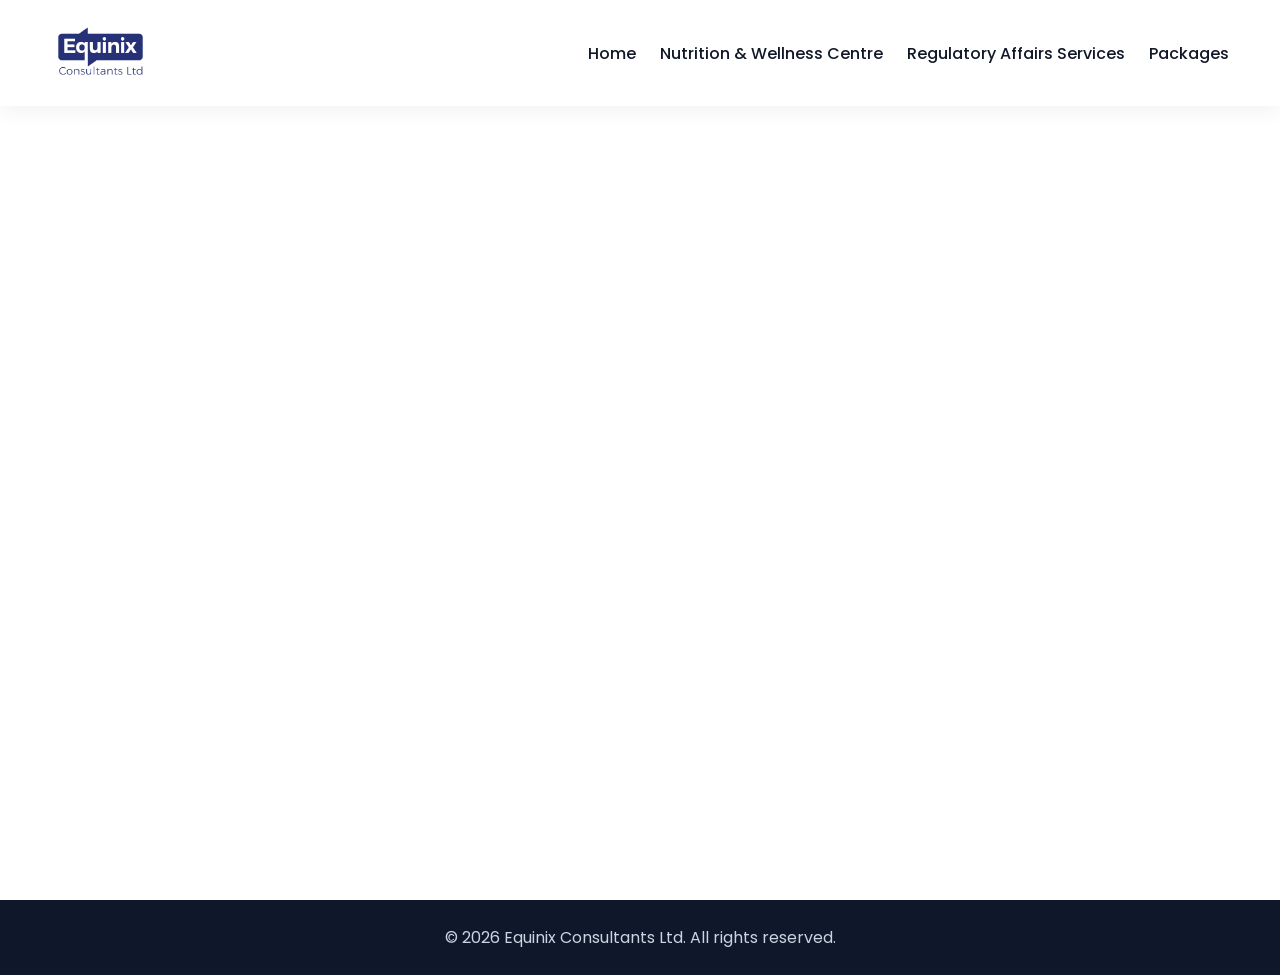
<file: index.html>
<!DOCTYPE html>
<html lang="en">
<head>
  <meta charset="UTF-8">
  <meta name="viewport" content="width=device-width, initial-scale=1.0">

  <title>Equinix Consultants Ltd</title>

  <link rel="preconnect" href="https://fonts.googleapis.com">
  <link rel="preconnect" href="https://fonts.gstatic.com" crossorigin>

  <link href="https://fonts.googleapis.com/css2?family=Montserrat:wght@400;500;600;700;800&family=Poppins:wght@300;400;500;600&display=swap" rel="stylesheet">

  <link rel="stylesheet" href="style.css">
</head>

<body>

<header>
  <div class="container">

    <nav>

      <div class="logo">
        <img src="Images/Logo.jpeg" alt="Equinix Consultants Ltd Logo" class="logo-image">
      </div>

      <div class="nav-links">
  <a href="index.html">Home</a>
  <a href="nutrition.html">Nutrition & Wellness Centre</a>
  <a href="regulatory.html">Regulatory Affairs Services</a>
  <a href="packages.html">Packages</a>
</div>

    </nav>

  </div>
</header>

<section class="hero-slider">

  <div class="slide slide1">
    <div class="overlay"></div>

    <div class="slide-content">
      <div>
        <h1>Professional Nutrition & Wellness Solutions</h1>

        <p>
          Empowering healthier lifestyles through professional
          nutrition and wellness support.
        </p>

        <a href="nutrition.html" class="btn">
          Explore Services
        </a>
      </div>
    </div>
  </div>

  <div class="slide slide2">
    <div class="overlay"></div>

    <div class="slide-content">
      <div>
        <h1>Healthy Living Starts Here</h1>

        <p>
          Personalized support for individuals,
          families, and organizations.
        </p>

        <a href="nutrition.html" class="btn">
          Nutrition & Wellness Centre
        </a>
      </div>
    </div>
  </div>

  <div class="slide slide3">
    <div class="overlay"></div>

    <div class="slide-content">
      <div>
        <h1>Trusted Consultancy Services</h1>

        <p>
          Evidence-based wellness and regulatory
          support for sustainable success.
        </p>

        <a href="regulatory.html" class="btn">
          Regulatory Affairs Services
        </a>
      </div>
    </div>
  </div>

</section>

<footer>
  <p>© 2026 Equinix Consultants Ltd. All rights reserved.</p>
</footer>

</body>
</html>
</file>
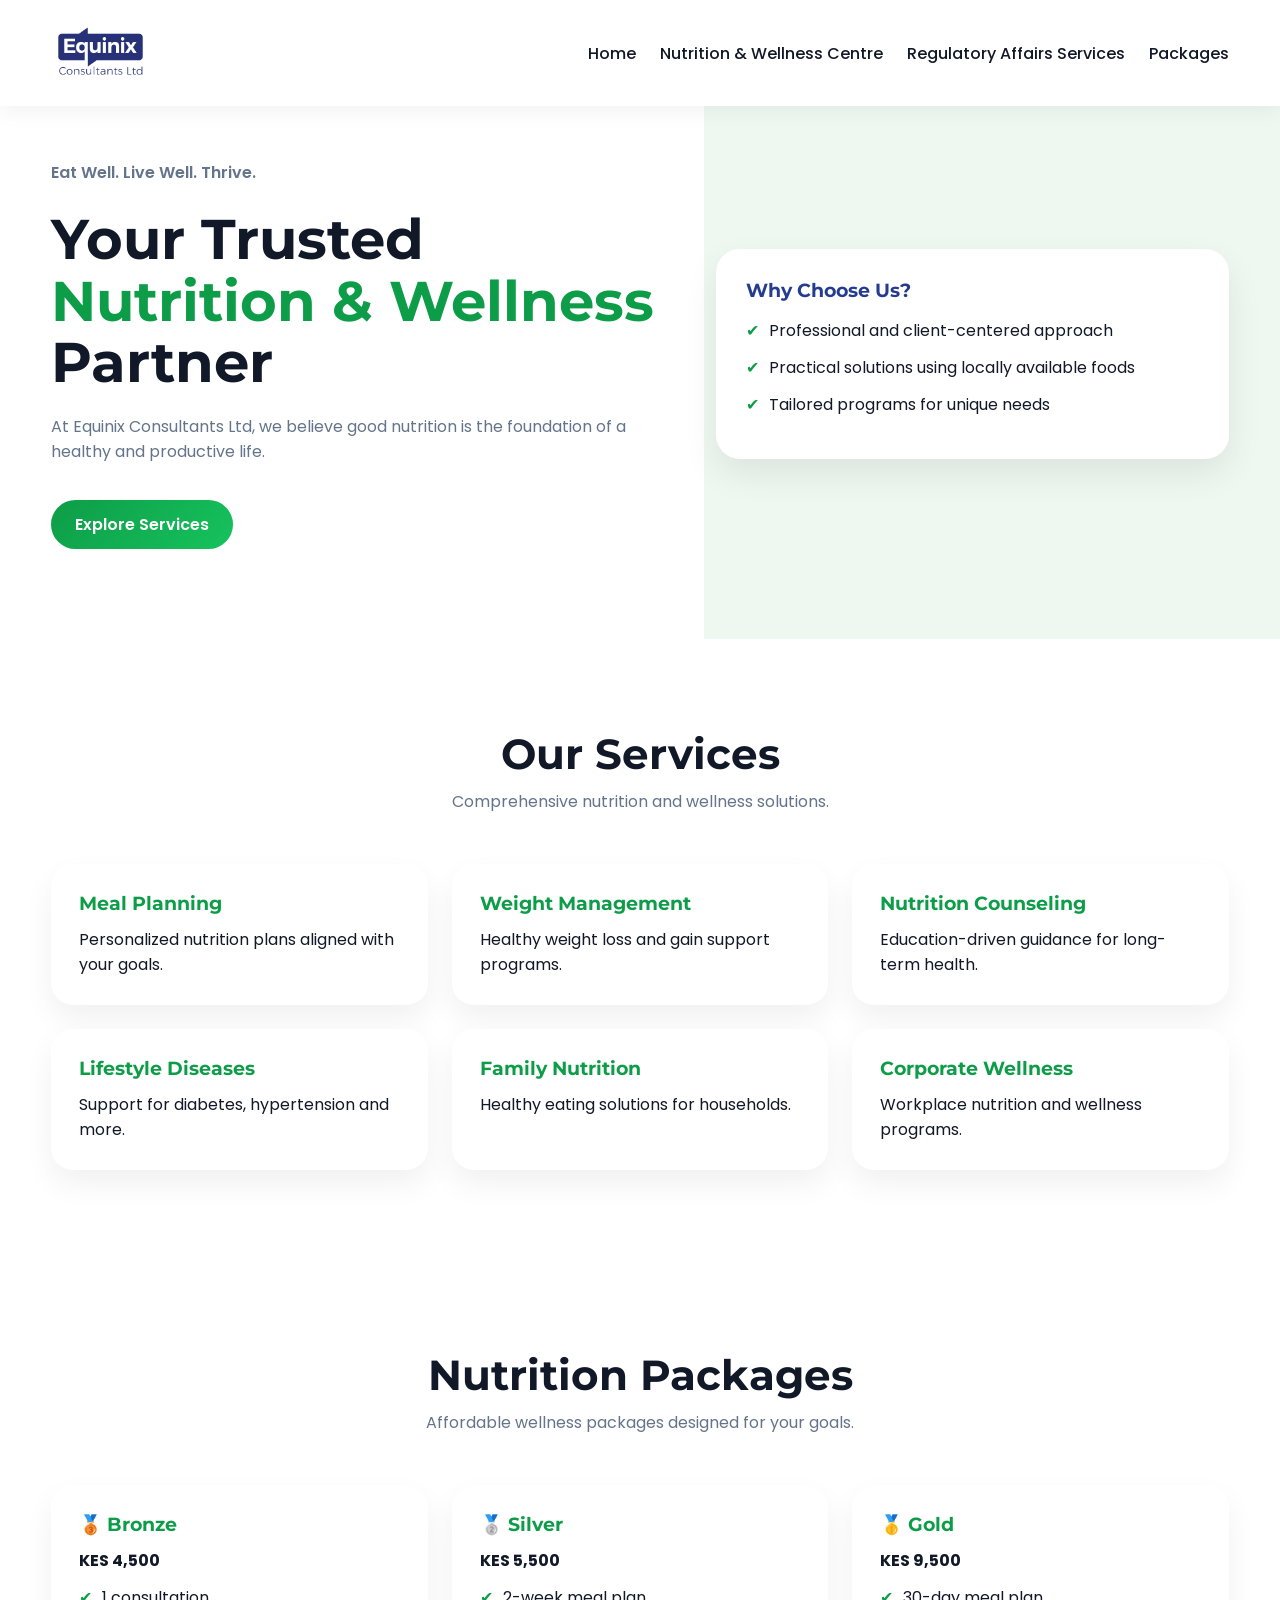
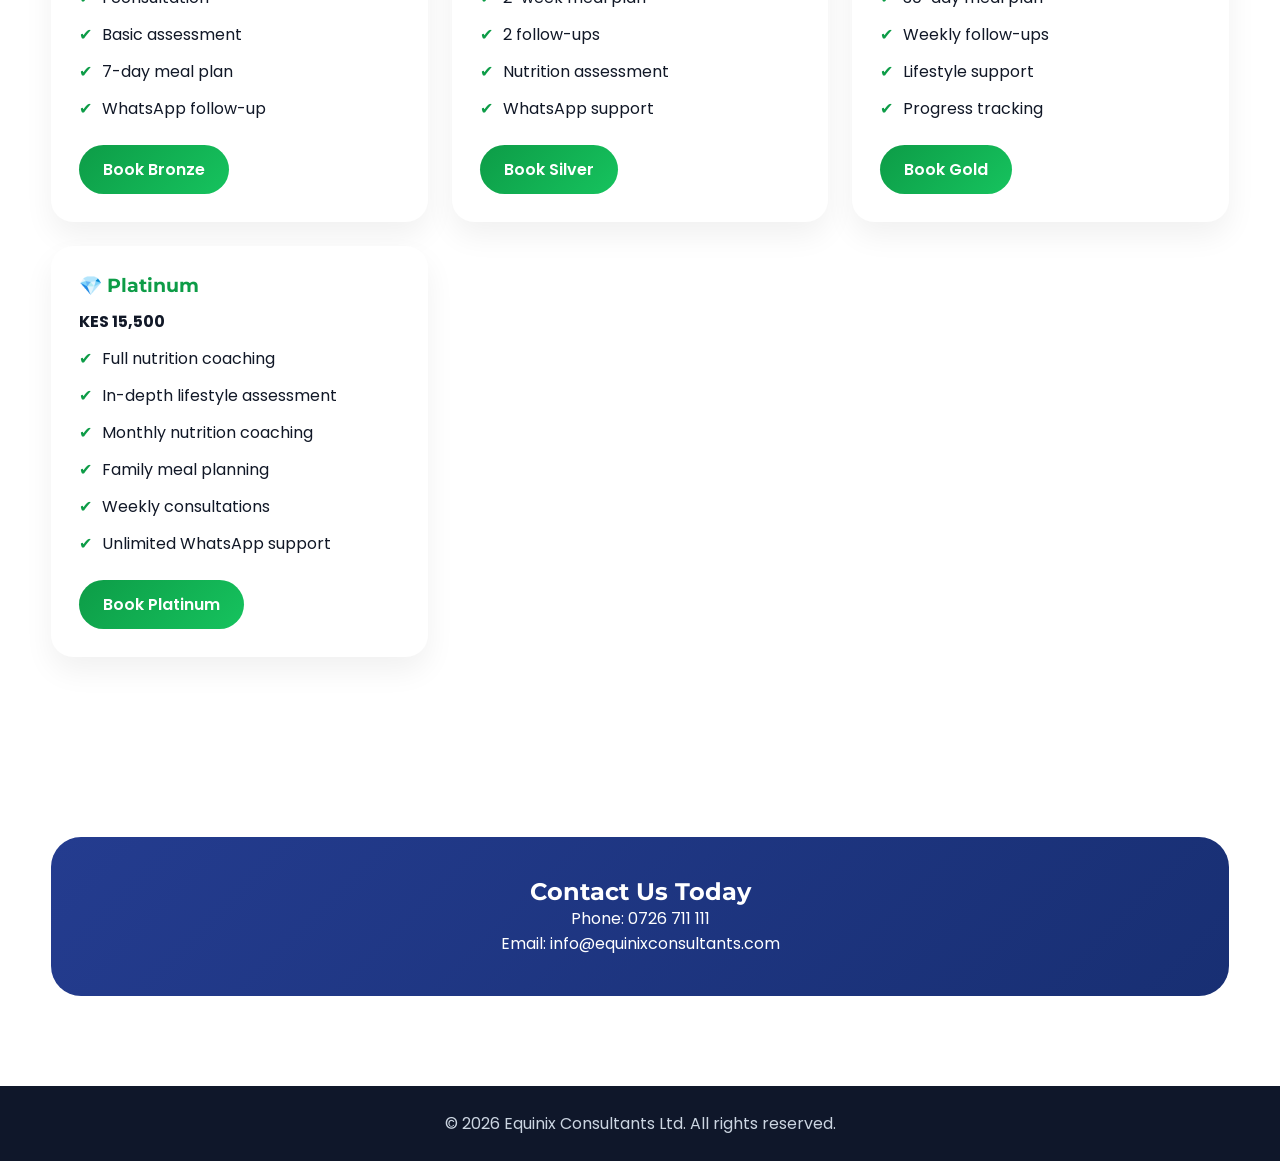
<file: nutrition.html>
<!DOCTYPE html>
<html lang="en">
<head>
  <meta charset="UTF-8">
  <meta name="viewport" content="width=device-width, initial-scale=1.0">

  <title>Nutrition & Wellness Centre | Equinix Consultants Ltd</title>

  <link rel="preconnect" href="https://fonts.googleapis.com">
  <link rel="preconnect" href="https://fonts.gstatic.com" crossorigin>

  <link href="https://fonts.googleapis.com/css2?family=Montserrat:wght@400;500;600;700;800&family=Poppins:wght@300;400;500;600&display=swap" rel="stylesheet">

  <link rel="stylesheet" href="style.css">
</head>

<body>

<header>
  <div class="container">
    <nav>

      <div class="logo">
        <img src="Images/Logo.jpeg" alt="Equinix Consultants Ltd Logo" class="logo-image">
      </div>

      <div class="nav-links">
        <a href="index.html">Home</a>
        <a href="nutrition.html">Nutrition & Wellness Centre</a>
        <a href="regulatory.html">Regulatory Affairs Services</a>
        <a href="packages.html">Packages</a>
      </div>

    </nav>
  </div>
</header>

<!-- HERO -->
<section class="hero-info">

  <div class="container hero-grid">

    <div>
      <p class="hero-tag">Eat Well. Live Well. Thrive.</p>

      <h1>
        Your Trusted <span>Nutrition & Wellness</span> Partner
      </h1>

      <p>
        At Equinix Consultants Ltd, we believe good nutrition is the foundation of a healthy and productive life.
      </p>

      <a href="#services" class="btn">Explore Services</a>
    </div>

    <div class="hero-card">
      <h3>Why Choose Us?</h3>
      <ul class="bullet-list">
        <li>Professional and client-centered approach</li>
        <li>Practical solutions using locally available foods</li>
        <li>Tailored programs for unique needs</li>
      </ul>
    </div>

  </div>

</section>

<!-- SERVICES -->
<section class="section" id="services">

  <div class="container">

    <div class="section-title">
      <h2>Our Services</h2>
      <p>Comprehensive nutrition and wellness solutions.</p>
    </div>

    <div class="grid-3">

      <div class="card">
        <h3>Meal Planning</h3>
        <p>Personalized nutrition plans aligned with your goals.</p>
      </div>

      <div class="card">
        <h3>Weight Management</h3>
        <p>Healthy weight loss and gain support programs.</p>
      </div>

      <div class="card">
        <h3>Nutrition Counseling</h3>
        <p>Education-driven guidance for long-term health.</p>
      </div>

      <div class="card">
        <h3>Lifestyle Diseases</h3>
        <p>Support for diabetes, hypertension and more.</p>
      </div>

      <div class="card">
        <h3>Family Nutrition</h3>
        <p>Healthy eating solutions for households.</p>
      </div>

      <div class="card">
        <h3>Corporate Wellness</h3>
        <p>Workplace nutrition and wellness programs.</p>
      </div>

    </div>

  </div>

</section>

<!-- PACKAGES (INTEGRATED HERE) -->
<section class="section" id="packages">

  <div class="container">

    <div class="section-title">
      <h2>Nutrition Packages</h2>
      <p>Affordable wellness packages designed for your goals.</p>
    </div>

    <div class="grid-3">

      <!-- BRONZE -->
      <div class="card">
        <h3>🥉 Bronze</h3>
        <p><strong>KES 4,500</strong></p>

        <ul class="bullet-list">
          <li>1 consultation</li>
          <li>Basic assessment</li>
          <li>7-day meal plan</li>
          <li>WhatsApp follow-up</li>
        </ul>

        <a href="https://wa.me/254726771111?text=Hello%20I%20want%20to%20book%20the%20BRONZE%20Nutrition%20Package"
           class="btn"
           target="_blank">
          Book Bronze
        </a>
      </div>

      <!-- SILVER -->
      <div class="card">
        <h3>🥈 Silver</h3>
        <p><strong>KES 5,500</strong></p>

        <ul class="bullet-list">
          <li>2-week meal plan</li>
          <li>2 follow-ups</li>
          <li>Nutrition assessment</li>
          <li>WhatsApp support</li>
        </ul>

        <a href="https://wa.me/254726771111?text=Hello%20I%20want%20to%20book%20the%20SILVER%20Nutrition%20Package"
           class="btn"
           target="_blank">
          Book Silver
        </a>
      </div>

      <!-- GOLD -->
      <div class="card">
        <h3>🥇 Gold</h3>
        <p><strong>KES 9,500</strong></p>

        <ul class="bullet-list">
          <li>30-day meal plan</li>
          <li>Weekly follow-ups</li>
          <li>Lifestyle support</li>
          <li>Progress tracking</li>
        </ul>

        <a href="https://wa.me/254726771111?text=Hello%20I%20want%20to%20book%20the%20GOLD%20Nutrition%20Package"
           class="btn"
           target="_blank">
          Book Gold
        </a>
      </div>

      <!-- PLATINUM (RESTORED) -->
      <div class="card">
        <h3>💎 Platinum</h3>
        <p><strong>KES 15,500</strong></p>

        <ul class="bullet-list">
          <li>Full nutrition coaching</li>
          <li>In-depth lifestyle assessment</li>
          <li>Monthly nutrition coaching</li>
          <li>Family meal planning</li>
          <li>Weekly consultations</li>
          <li>Unlimited WhatsApp support</li>
        </ul>

        <a href="https://wa.me/254726771111?text=Hello%20I%20want%20to%20book%20the%20PLATINUM%20Nutrition%20Package"
           class="btn"
           target="_blank">
          Book Platinum
        </a>
      </div>

    </div>

  </div>

</section>

<!-- CONTACT -->
<section class="section" id="contact">

  <div class="container">

    <div class="contact-box">

      <h2>Contact Us Today</h2>

      <p>Phone: 0726 711 111</p>
      <p>Email: info@equinixconsultants.com</p>

    </div>

  </div>

</section>

<footer>
  <p>© 2026 Equinix Consultants Ltd. All rights reserved.</p>
</footer>

</body>
</html>
</file>
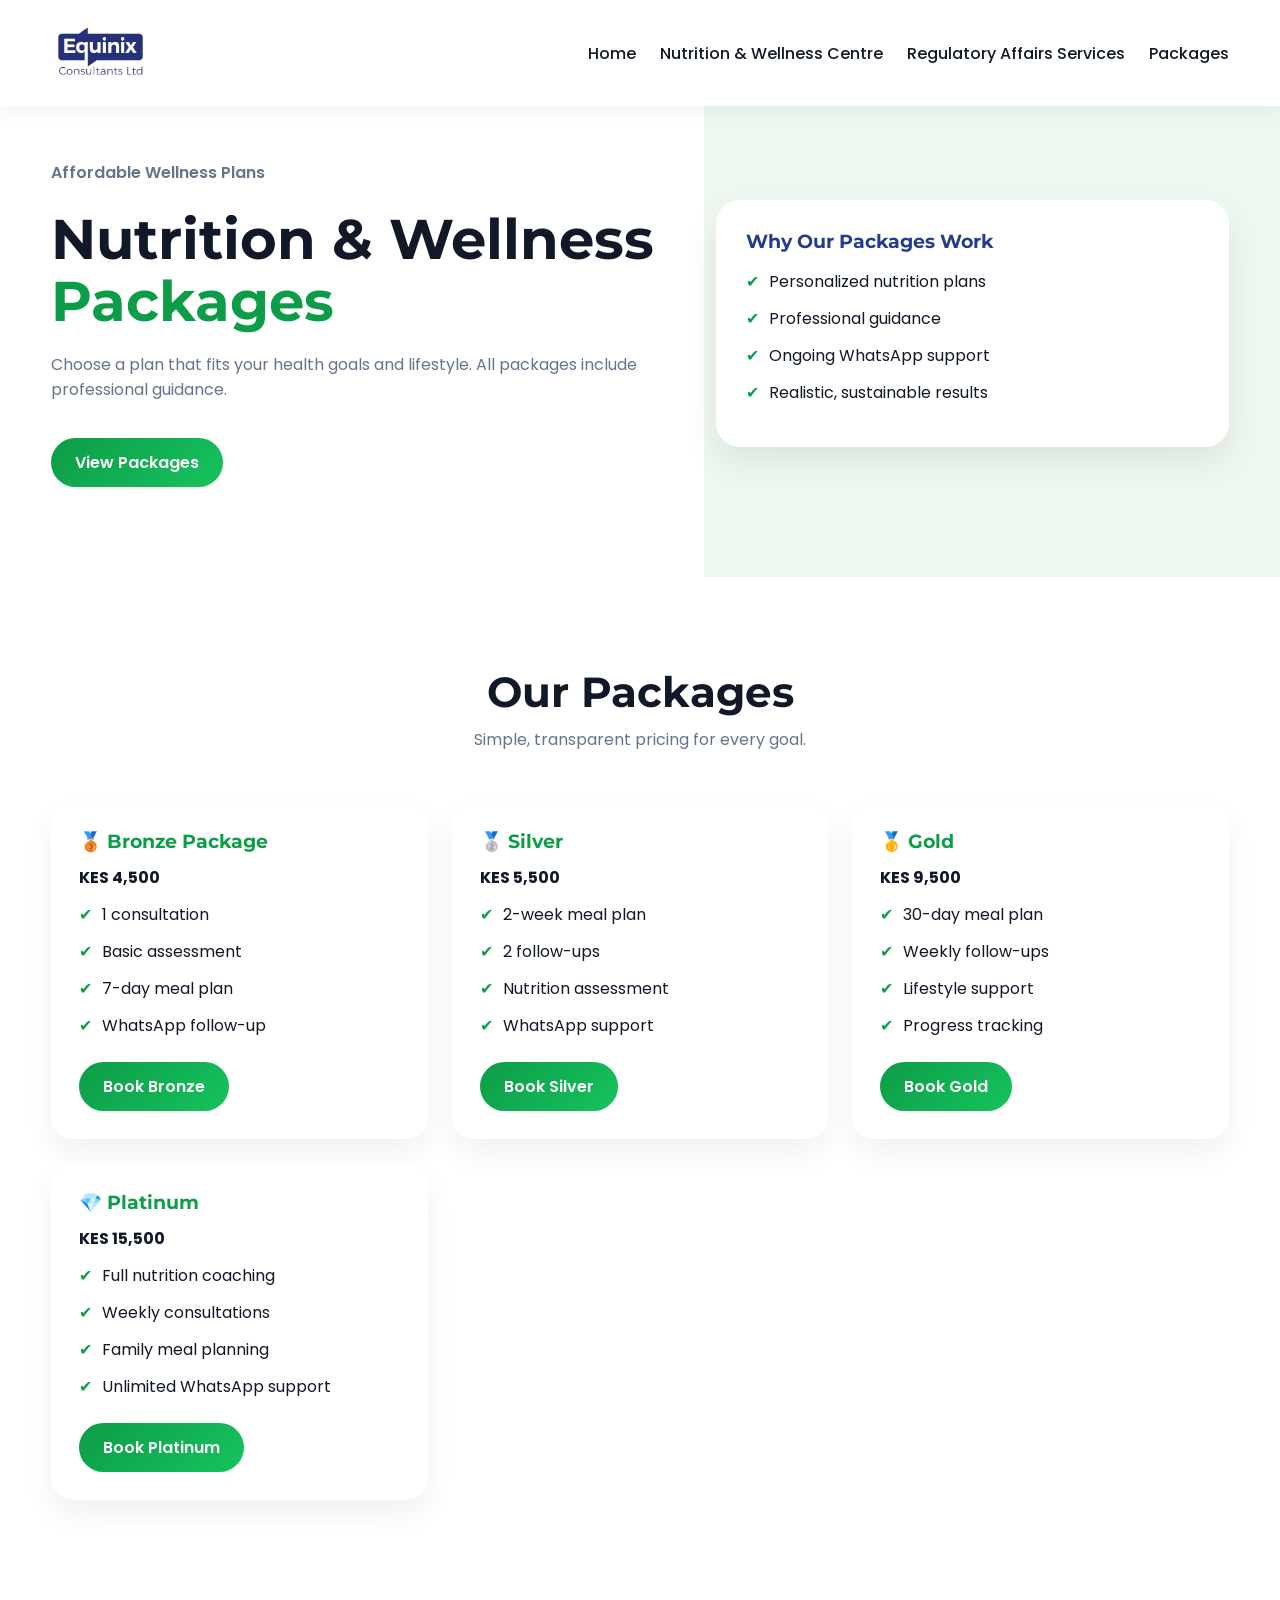
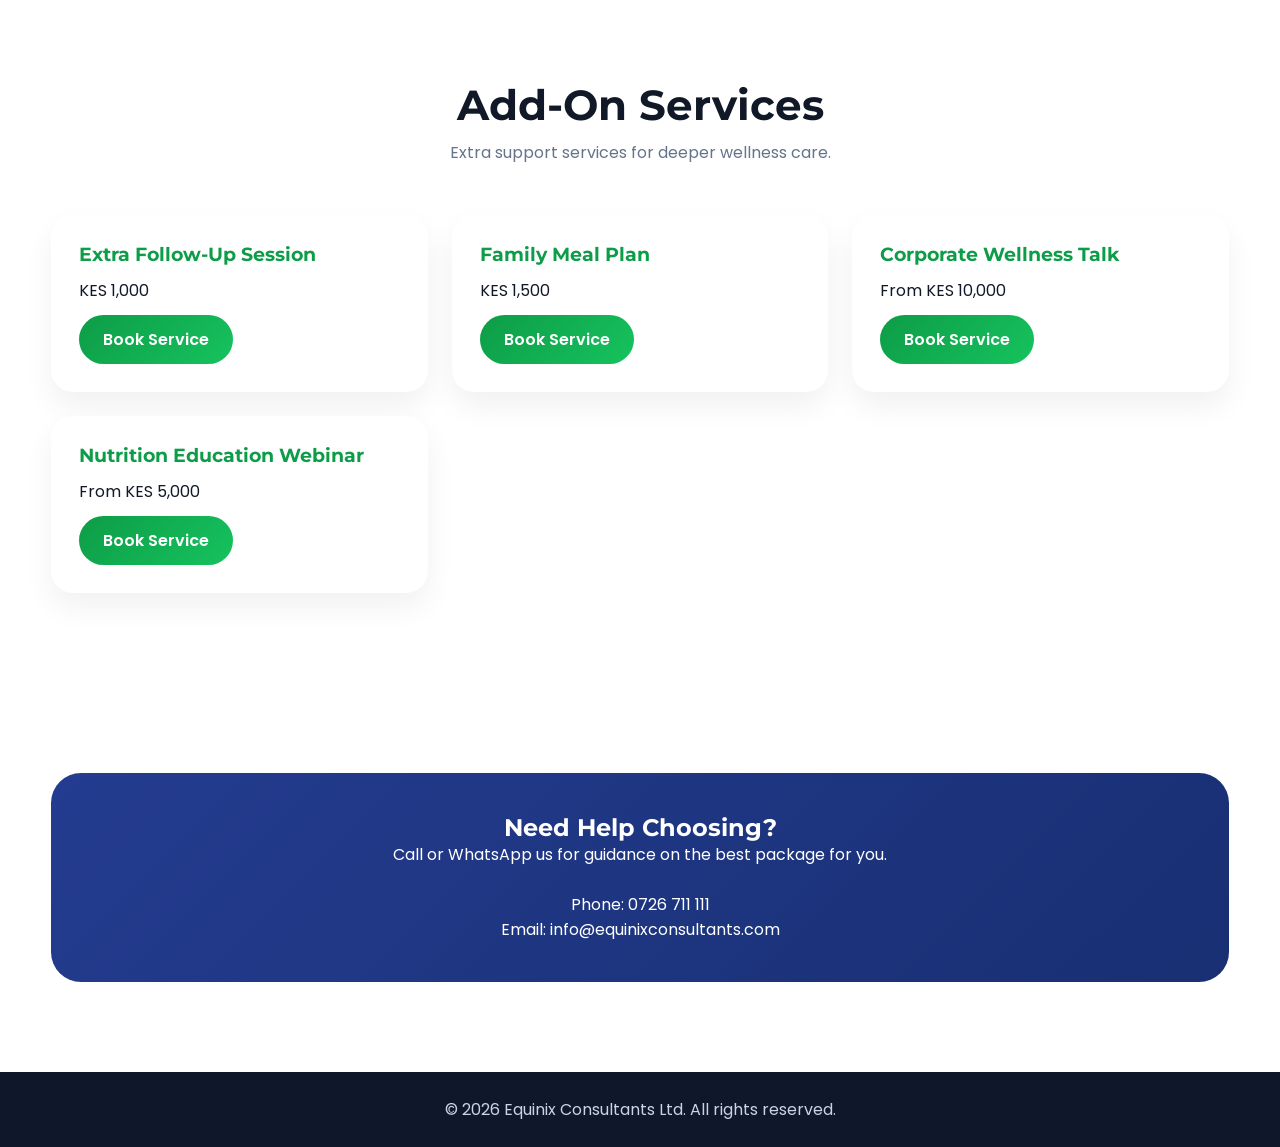
<file: packages.html>
<!DOCTYPE html>
<html lang="en">
<head>
  <meta charset="UTF-8">
  <meta name="viewport" content="width=device-width, initial-scale=1.0">

  <title>Nutrition Packages | Equinix Consultants Ltd</title>

  <link rel="preconnect" href="https://fonts.googleapis.com">
  <link rel="preconnect" href="https://fonts.gstatic.com" crossorigin>

  <link href="https://fonts.googleapis.com/css2?family=Montserrat:wght@400;500;600;700;800&family=Poppins:wght@300;400;500;600&display=swap" rel="stylesheet">

  <link rel="stylesheet" href="style.css">
</head>

<body>

<header>
  <div class="container">
    <nav>

      <div class="logo">
        <img src="Images/Logo.jpeg" alt="Equinix Consultants Ltd Logo" class="logo-image">
      </div>

      <div class="nav-links">
        <a href="index.html">Home</a>
        <a href="nutrition.html">Nutrition & Wellness Centre</a>
        <a href="regulatory.html">Regulatory Affairs Services</a>
        <a href="packages.html">Packages</a>
      </div>

    </nav>
  </div>
</header>

<!-- HERO -->
<section class="hero-info">

  <div class="container hero-grid">

    <div>

      <p class="hero-tag">Affordable Wellness Plans</p>

      <h1>
        Nutrition & Wellness <span>Packages</span>
      </h1>

      <p>
        Choose a plan that fits your health goals and lifestyle. All packages include professional guidance.
      </p>

      <a href="#packages" class="btn">View Packages</a>

    </div>

    <div class="hero-card">

      <h3>Why Our Packages Work</h3>

      <ul class="bullet-list">
        <li>Personalized nutrition plans</li>
        <li>Professional guidance</li>
        <li>Ongoing WhatsApp support</li>
        <li>Realistic, sustainable results</li>
      </ul>

    </div>

  </div>

</section>

<!-- PACKAGES -->
<section class="section" id="packages">

  <div class="container">

    <div class="section-title">
      <h2>Our Packages</h2>
      <p>Simple, transparent pricing for every goal.</p>
    </div>

    <div class="grid-3">

      <!-- BRONZE -->
      <div class="card">
        <h3>🥉 Bronze Package</h3>
        <p><strong>KES 4,500</strong></p>

        <ul class="bullet-list">
          <li>1 consultation</li>
          <li>Basic assessment</li>
          <li>7-day meal plan</li>
          <li>WhatsApp follow-up</li>
        </ul>

        <a
          href="https://wa.me/254726771111?text=Hello%20I%20would%20like%20to%20book%20the%20BRONZE%20Nutrition%20Package"
          class="btn"
          target="_blank">
          Book Bronze
        </a>
      </div>

      <!-- SILVER -->
      <div class="card">
        <h3>🥈 Silver</h3>
        <p><strong>KES 5,500</strong></p>

        <ul class="bullet-list">
          <li>2-week meal plan</li>
          <li>2 follow-ups</li>
          <li>Nutrition assessment</li>
          <li>WhatsApp support</li>
        </ul>

        <a
          href="https://wa.me/254726771111?text=Hello%20I%20would%20like%20to%20book%20the%20SILVER%20Nutrition%20Package"
          class="btn"
          target="_blank">
          Book Silver
        </a>
      </div>

      <!-- GOLD -->
      <div class="card">
        <h3>🥇 Gold</h3>
        <p><strong>KES 9,500</strong></p>

        <ul class="bullet-list">
          <li>30-day meal plan</li>
          <li>Weekly follow-ups</li>
          <li>Lifestyle support</li>
          <li>Progress tracking</li>
        </ul>

        <a
          href="https://wa.me/254726771111?text=Hello%20I%20would%20like%20to%20book%20the%20GOLD%20Nutrition%20Package"
          class="btn"
          target="_blank">
          Book Gold
        </a>
      </div>

      <!-- PLATINUM -->
      <div class="card">
        <h3>💎 Platinum</h3>
        <p><strong>KES 15,500</strong></p>

        <ul class="bullet-list">
          <li>Full nutrition coaching</li>
          <li>Weekly consultations</li>
          <li>Family meal planning</li>
          <li>Unlimited WhatsApp support</li>
        </ul>

        <a
          href="https://wa.me/254726771111?text=Hello%20I%20would%20like%20to%20book%20the%20PLATINUM%20Nutrition%20Package"
          class="btn"
          target="_blank">
          Book Platinum
        </a>
      </div>

    </div>

  </div>
</section>

<!-- ADD-ONS -->
<section class="section">

  <div class="container">

    <div class="section-title">
      <h2>Add-On Services</h2>
      <p>Extra support services for deeper wellness care.</p>
    </div>

    <div class="grid-3">

      <div class="card">
        <h3>Extra Follow-Up Session</h3>
        <p>KES 1,000</p>

        <a href="https://wa.me/254726771111?text=Hello%20I%20want%20to%20book%20an%20Extra%20Follow-Up%20Session"
           class="btn"
           target="_blank">
          Book Service
        </a>
      </div>

      <div class="card">
        <h3>Family Meal Plan</h3>
        <p>KES 1,500</p>

        <a href="https://wa.me/254726771111?text=Hello%20I%20want%20to%20book%20a%20Family%20Meal%20Plan"
           class="btn"
           target="_blank">
          Book Service
        </a>
      </div>

      <div class="card">
        <h3>Corporate Wellness Talk</h3>
        <p>From KES 10,000</p>

        <a href="https://wa.me/254726771111?text=Hello%20I%20want%20to%20book%20a%20Corporate%20Wellness%20Talk"
           class="btn"
           target="_blank">
          Book Service
        </a>
      </div>

      <div class="card">
        <h3>Nutrition Education Webinar</h3>
        <p>From KES 5,000</p>

        <a href="https://wa.me/254726771111?text=Hello%20I%20want%20to%20book%20a%20Nutrition%20Education%20Webinar"
           class="btn"
           target="_blank">
          Book Service
        </a>
      </div>

    </div>

  </div>

</section>

</section>

<!-- CONTACT -->
<section class="section">

  <div class="container">

    <div class="contact-box">

      <h2>Need Help Choosing?</h2>

      <p>Call or WhatsApp us for guidance on the best package for you.</p>

      <br>

      <p>Phone: 0726 711 111</p>
      <p>Email: info@equinixconsultants.com</p>

    </div>

  </div>

</section>

<footer>
  <p>© 2026 Equinix Consultants Ltd. All rights reserved.</p>
</footer>

</body>
</html>
</file>
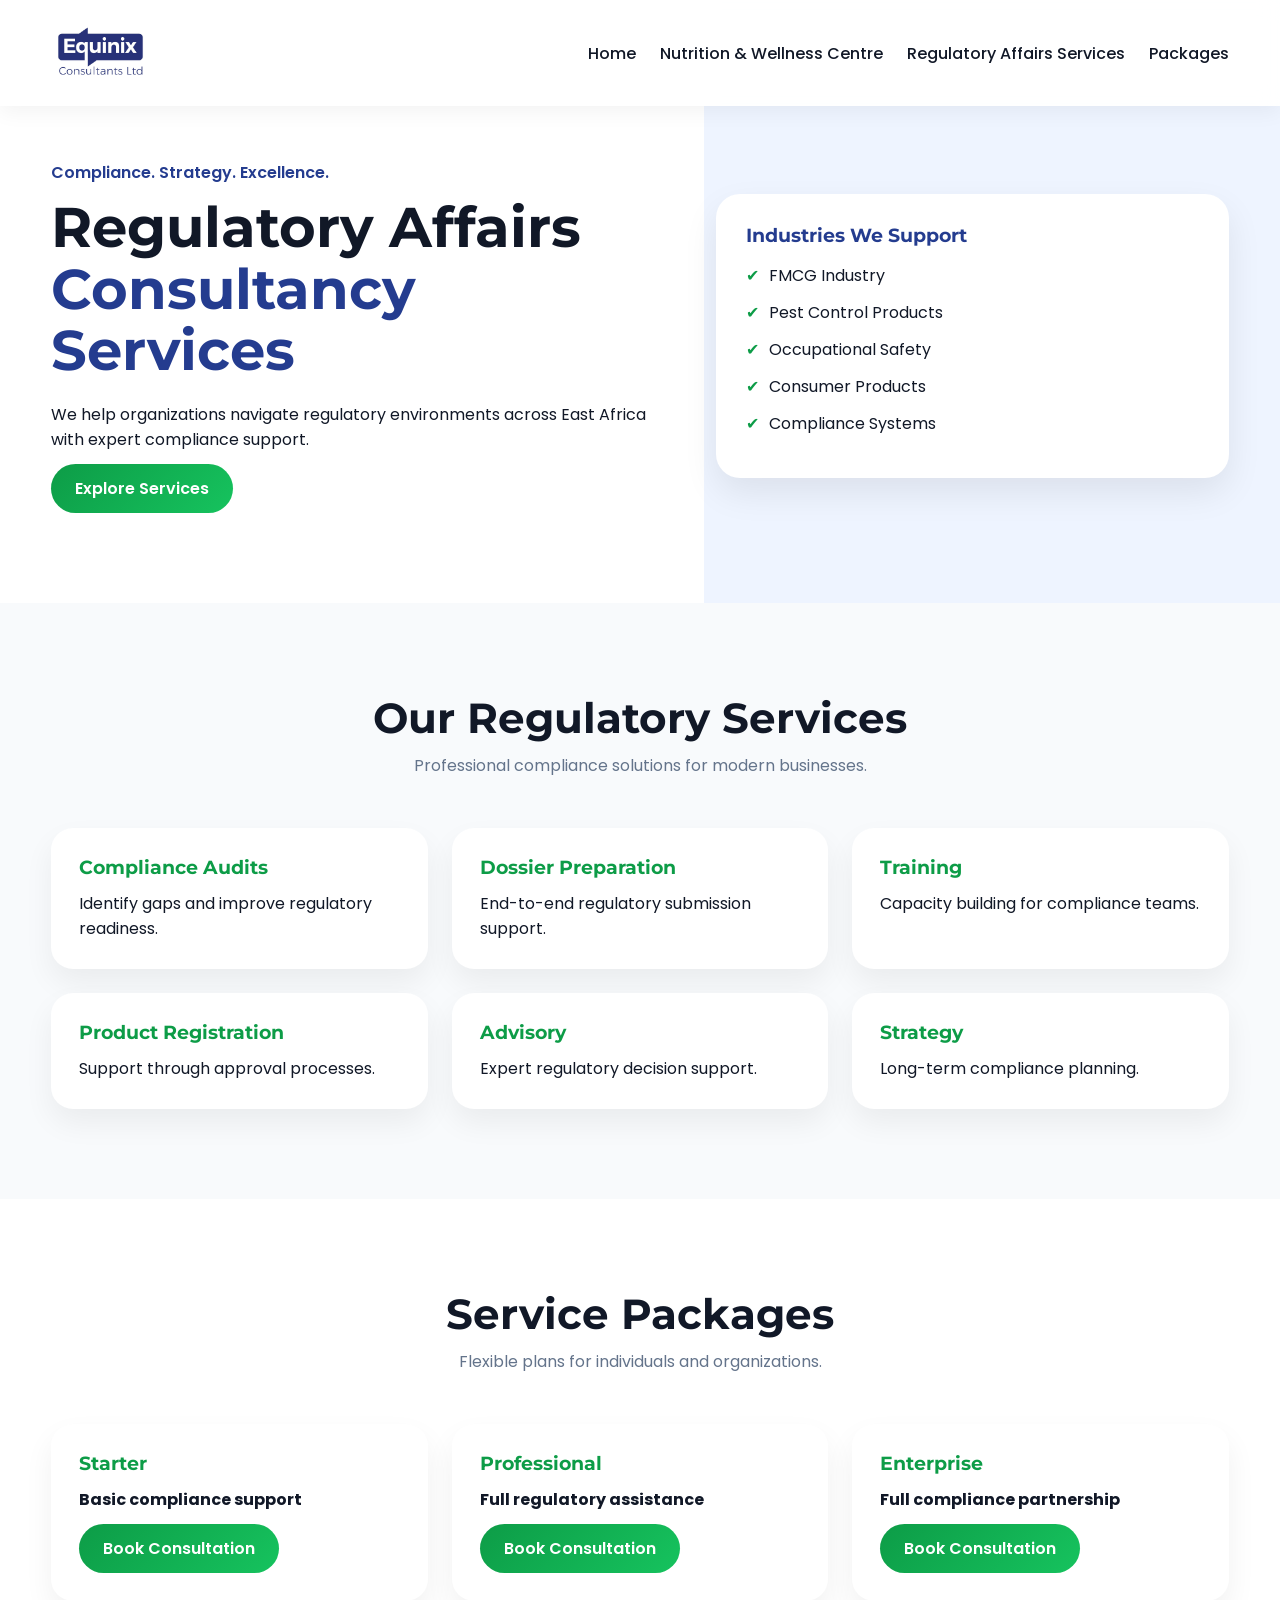
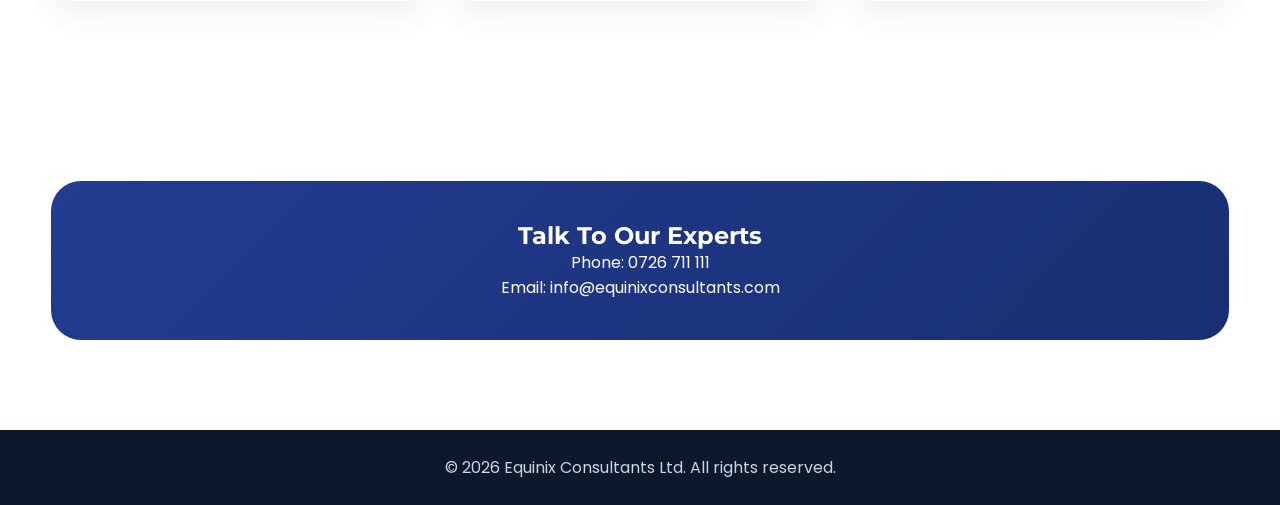
<file: regulatory.html>
<!DOCTYPE html>
<html lang="en">
<head>
  <meta charset="UTF-8">
  <meta name="viewport" content="width=device-width, initial-scale=1.0">

  <title>Regulatory Affairs Services | Equinix Consultants Ltd</title>

  <link rel="preconnect" href="https://fonts.googleapis.com">
  <link rel="preconnect" href="https://fonts.gstatic.com" crossorigin>

  <link href="https://fonts.googleapis.com/css2?family=Montserrat:wght@400;500;600;700;800&family=Poppins:wght@300;400;500;600&display=swap" rel="stylesheet">

  <link rel="stylesheet" href="style.css">
</head>

<body>

<header>
  <div class="container">
    <nav>

      <div class="logo">
        <img src="Images/Logo.jpeg" alt="Logo" class="logo-image">
      </div>

      <div class="nav-links">
        <a href="index.html">Home</a>
        <a href="nutrition.html">Nutrition & Wellness Centre</a>
        <a href="regulatory.html">Regulatory Affairs Services</a>
        <a href="packages.html">Packages</a>
      </div>

    </nav>
  </div>
</header>

<!-- HERO -->
<section class="regulatory-hero">

  <div class="container regulatory-grid">

    <div>

      <p class="hero-tag">Compliance. Strategy. Excellence.</p>

      <h1>
        Regulatory Affairs <span>Consultancy Services</span>
      </h1>

      <p>
        We help organizations navigate regulatory environments across East Africa with expert compliance support.
      </p>

      <a href="#services" class="btn">Explore Services</a>

    </div>

    <div class="hero-card">

      <h3>Industries We Support</h3>

      <ul class="bullet-list">
        <li>FMCG Industry</li>
        <li>Pest Control Products</li>
        <li>Occupational Safety</li>
        <li>Consumer Products</li>
        <li>Compliance Systems</li>
      </ul>

    </div>

  </div>

</section>

<!-- SERVICES -->
<section class="section regulatory-services" id="services">

  <div class="container">

    <div class="section-title">
      <h2>Our Regulatory Services</h2>
      <p>Professional compliance solutions for modern businesses.</p>
    </div>

    <div class="grid-3">

      <div class="card">
        <h3>Compliance Audits</h3>
        <p>Identify gaps and improve regulatory readiness.</p>
      </div>

      <div class="card">
        <h3>Dossier Preparation</h3>
        <p>End-to-end regulatory submission support.</p>
      </div>

      <div class="card">
        <h3>Training</h3>
        <p>Capacity building for compliance teams.</p>
      </div>

      <div class="card">
        <h3>Product Registration</h3>
        <p>Support through approval processes.</p>
      </div>

      <div class="card">
        <h3>Advisory</h3>
        <p>Expert regulatory decision support.</p>
      </div>

      <div class="card">
        <h3>Strategy</h3>
        <p>Long-term compliance planning.</p>
      </div>

    </div>

  </div>

</section>

<!-- PACKAGES (SHARED BUSINESS LOGIC) -->
<section class="section">

  <div class="container">

    <div class="section-title">
      <h2>Service Packages</h2>
      <p>Flexible plans for individuals and organizations.</p>
    </div>

    <div class="grid-3">

      <div class="card">
        <h3>Starter</h3>
        <p><strong>Basic compliance support</strong></p>
        <a href="https://wa.me/254726771111" class="btn">Book Consultation</a>
      </div>

      <div class="card">
        <h3>Professional</h3>
        <p><strong>Full regulatory assistance</strong></p>
        <a href="https://wa.me/254726771111" class="btn">Book Consultation</a>
      </div>

      <div class="card">
        <h3>Enterprise</h3>
        <p><strong>Full compliance partnership</strong></p>
        <a href="https://wa.me/254726771111" class="btn">Book Consultation</a>
      </div>

    </div>

  </div>

</section>

<!-- CONTACT -->
<section class="section" id="contact">

  <div class="container">

    <div class="contact-box">

      <h2>Talk To Our Experts</h2>

      <p>Phone: 0726 711 111</p>
      <p>Email: info@equinixconsultants.com</p>

    </div>

  </div>

</section>

<footer>
  <p>© 2026 Equinix Consultants Ltd. All rights reserved.</p>
</footer>

</body>
</html>
</file>
<file: style.css>
:root{
  --primary-blue:#243C8F;
  --secondary-green:#0D9C47;
  --dark:#111827;
  --light:#F8FAFC;
  --muted:#64748B;
  --card:#FFFFFF;
}

*{
  margin:0;
  padding:0;
  box-sizing:border-box;
}

body{
  font-family:'Poppins', sans-serif;
  color:var(--dark);
  background:#fff;
  overflow-x:hidden;
}

h1,h2,h3,h4{
  font-family:'Montserrat', sans-serif;
}

a{
  text-decoration:none;
  color:inherit;
}

.container{
  width:min(1200px,92%);
  margin:auto;
}

header{
  position:fixed;
  top:0;
  width:100%;
  z-index:999;
  background:rgba(255,255,255,0.95);
  backdrop-filter:blur(10px);
  box-shadow:0 6px 20px rgba(0,0,0,0.05);
}

nav{
  display:flex;
  justify-content:space-between;
  align-items:center;
  padding:18px 0;
}

.logo{
  display:flex;
  flex-direction:column;
}

.logo-main{
  font-size:1.8rem;
  font-weight:800;
  color:var(--primary-blue);
}

.logo-sub{
  font-size:0.85rem;
  color:var(--muted);
}

.nav-links{
  display:flex;
  gap:24px;
}

.nav-links a{
  font-weight:500;
  transition:0.3s;
}

.nav-links a:hover{
  color:var(--secondary-green);
}

.btn{
  display:inline-block;
  background:linear-gradient(135deg,var(--secondary-green),#16c35e);
  color:white;
  padding:12px 24px;
  border-radius:999px;
  font-weight:600;
  margin-top:12px;
}

/* HERO SLIDER */

.hero-slider{
  position:relative;
  height:100vh;
  overflow:hidden;
}

.slide{
  position:absolute;
  width:100%;
  height:100%;
  background-size:cover;
  background-position:center;
  opacity:0;
  animation:fade 18s infinite;
}

.slide1{
  background-image:url('https://images.unsplash.com/photo-1490645935967-10de6ba17061?q=80&w=1600&auto=format&fit=crop');
  animation-delay:0s;
}

.slide2{
  background-image:url('https://images.unsplash.com/photo-1512621776951-a57141f2eefd?q=80&w=1600&auto=format&fit=crop');
  animation-delay:6s;
}

.slide3{
  background-image:url('https://images.unsplash.com/photo-1505751172876-fa1923c5c528?q=80&w=1600&auto=format&fit=crop');
  animation-delay:12s;
}

.overlay{
  position:absolute;
  inset:0;
  background:rgba(0,0,0,0.45);
}

.slide-content{
  position:relative;
  z-index:2;
  height:100%;
  display:flex;
  align-items:center;
  justify-content:center;
  text-align:center;
  color:white;
  padding:20px;
}

.slide-content h1{
  font-size:4rem;
  margin-bottom:20px;
}

.slide-content p{
  max-width:700px;
  margin:auto;
  font-size:1.1rem;
  margin-bottom:20px;
}

@keyframes fade{
  0%{opacity:0;}
  8%{opacity:1;}
  30%{opacity:1;}
  38%{opacity:0;}
  100%{opacity:0;}
}

/* NUTRITION PAGE */

.hero-info{
  padding:160px 0 90px;
  background:linear-gradient(to right,#fff 55%,#eef8f0 45%);
}

.hero-grid{
  display:grid;
  grid-template-columns:1.2fr 1fr;
  gap:50px;
  align-items:center;
}

.hero-tag{
  color:var(--primary-blue);
  font-weight:600;
  margin-bottom:12px;
}

.hero-info h1{
  font-size:3.5rem;
  margin-bottom:20px;
  line-height:1.1;
}

.hero-info h1 span{
  color:var(--secondary-green);
}

.hero-info p{
  color:var(--muted);
  margin-bottom:24px;
}

.hero-card{
  background:white;
  border-radius:24px;
  padding:30px;
  box-shadow:0 15px 35px rgba(0,0,0,0.08);
}

.hero-card h3{
  color:var(--primary-blue);
  margin-bottom:16px;
}

.bullet-list li{
  list-style:none;
  margin:12px 0;
}

.bullet-list li::before{
  content:'✔';
  color:var(--secondary-green);
  margin-right:10px;
}

.section{
  padding:90px 0;
}

.section-title{
  text-align:center;
  margin-bottom:50px;
}

.section-title h2{
  font-size:2.6rem;
  margin-bottom:10px;
}

.section-title p{
  color:var(--muted);
}

.grid-3{
  display:grid;
  grid-template-columns:repeat(3,1fr);
  gap:24px;
}

.card{
  background:white;
  border-radius:22px;
  padding:28px;
  box-shadow:0 14px 30px rgba(0,0,0,0.06);
  transition:0.3s;
}

.card:hover{
  transform:translateY(-8px);
}

.card h3{
  color:var(--secondary-green);
  margin-bottom:12px;
}

.about{
  background:#F3F7F5;
}

.about-grid{
  display:grid;
  grid-template-columns:1fr 1fr;
  gap:40px;
  align-items:center;
}

.contact-box{
  background:linear-gradient(135deg,var(--primary-blue),#182f73);
  color:white;
  border-radius:30px;
  padding:40px;
  text-align:center;
}

/* REGULATORY PAGE */

.coming-soon{
  padding:220px 0 140px;
  text-align:center;
}

.coming-soon h1{
  font-size:3.5rem;
  margin-bottom:20px;
  color:var(--primary-blue);
}

.coming-soon p{
  color:var(--muted);
  margin-bottom:30px;
  font-size:1.1rem;
}

footer{
  background:#0f172a;
  color:#cbd5e1;
  text-align:center;
  padding:25px 0;
}

@media(max-width:900px){

  .hero-grid,
  .grid-3,
  .about-grid{
    grid-template-columns:1fr;
  }

  .slide-content h1,
  .hero-info h1,
  .coming-soon h1{
    font-size:2.5rem;
  }

  .nav-links{
    display:none;
  }

  .hero-info{
    background:#fff;
  }
}
/* REGULATORY PAGE */

.regulatory-hero{
  padding:160px 0 90px;
  background:linear-gradient(to right,#ffffff 55%,#eef4ff 45%);
}

.regulatory-grid{
  display:grid;
  grid-template-columns:1.2fr 1fr;
  gap:50px;
  align-items:center;
}

.regulatory-hero h1{
  font-size:3.5rem;
  line-height:1.1;
  margin-bottom:20px;
}

.regulatory-hero h1 span{
  color:var(--primary-blue);
}

.regulatory-services{
  background:#f8fafc;
}
/* BOOK BUTTONS */

.book-btn{

    display:inline-block;

    margin-top:25px;

    padding:14px 28px;

    background:linear-gradient(135deg,#0d9c47,#16c35e);

    color:white;

    text-decoration:none;

    border-radius:40px;

    font-weight:600;

    transition:all 0.4s ease;

    box-shadow:0 10px 25px rgba(13,156,71,0.25);
}

.book-btn:hover{

    transform:translateY(-5px);

    box-shadow:0 18px 35px rgba(13,156,71,0.35);

    background:linear-gradient(135deg,#0b8a3e,#13b357);
}

@media(max-width:900px){

  .regulatory-grid{
    grid-template-columns:1fr;
  }

  .regulatory-hero h1{
    font-size:2.5rem;
  }
}
.logo-image {
    height: 70px;
    width: auto;
    object-fit: contain;
    transition: transform 0.4s ease;
}

.logo-image:hover {
    transform: scale(1.08);
}
</file>
